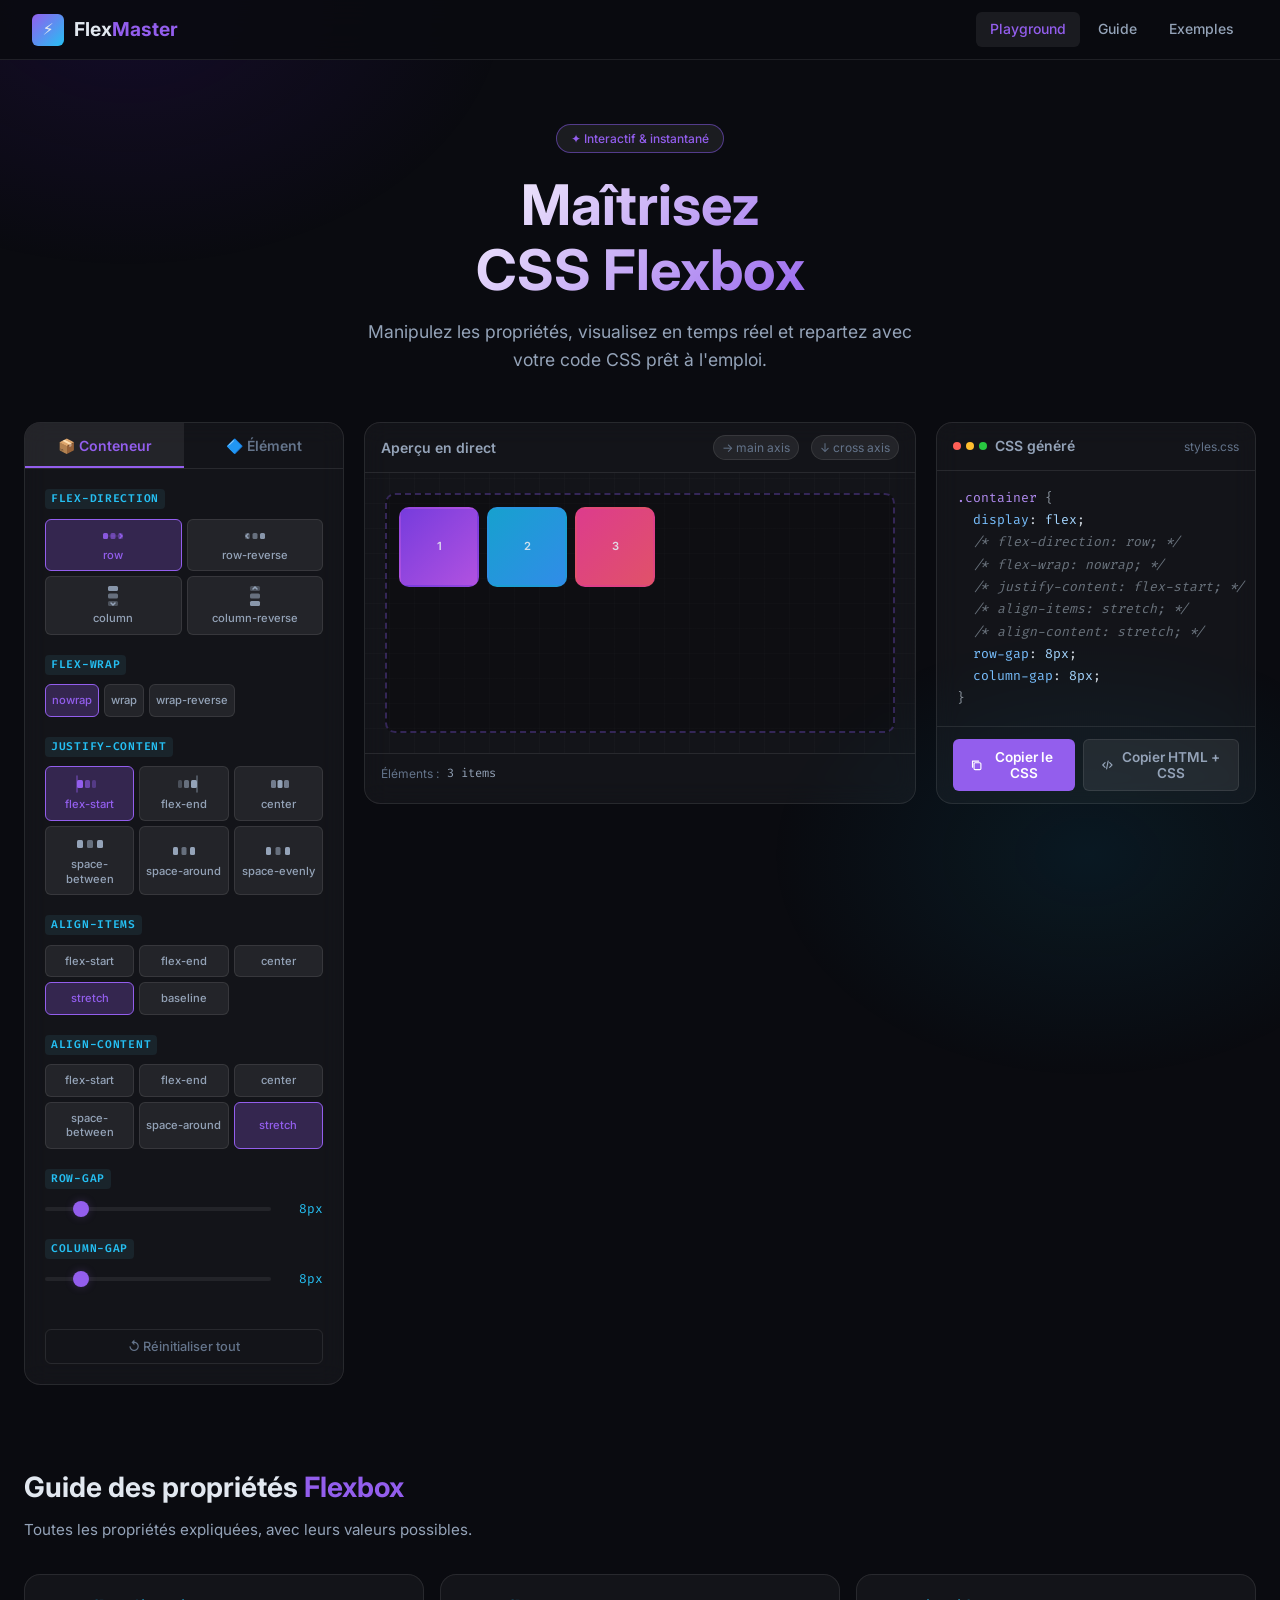
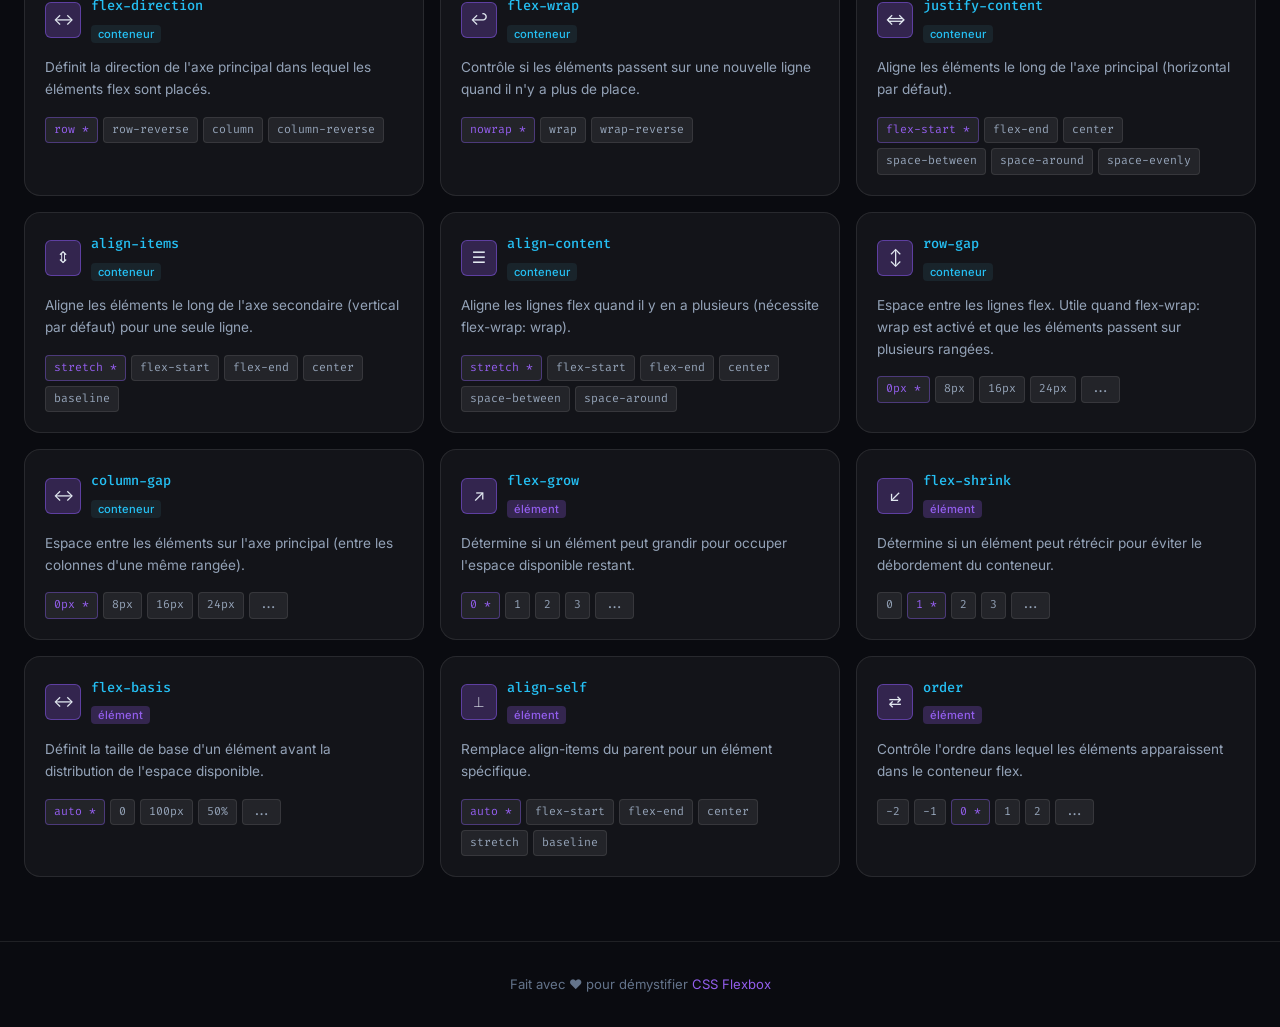
<file: index.html>
<!DOCTYPE html>
<html lang="fr">
<head>
  <meta charset="UTF-8" />
  <meta name="viewport" content="width=device-width, initial-scale=1.0" />
  <title>FlexMaster — Maîtrisez CSS Flexbox</title>
  <meta name="description" content="Explorez et maîtrisez CSS Flexbox avec un playground interactif en temps réel. Générez votre code CSS instantanément." />
  <link rel="preconnect" href="https://fonts.googleapis.com" />
  <link rel="stylesheet" href="https://fonts.googleapis.com/css2?family=Inter:wght@300;400;500;600;700&family=Fira+Code:wght@400;500&display=swap" />
  <link rel="stylesheet" href="style.css" />
</head>
<body>

<!-- HEADER -->
<header>
  <div class="logo">
    <div class="logo-icon">⚡</div>
    <div class="logo-text">Flex<span>Master</span></div>
  </div>
  <nav>
    <a href="#playground" class="active" id="nav-playground">Playground</a>
    <a href="#guide" id="nav-guide">Guide</a>
    <a href="examples.html">Exemples</a>
  </nav>
</header>

<!-- HERO -->
<div class="hero">
  <div class="hero-badge">✦ Interactif &amp; instantané</div>
  <h1>Maîtrisez<br/>CSS Flexbox</h1>
  <p>Manipulez les propriétés, visualisez en temps réel et repartez avec votre code CSS prêt à l'emploi.</p>
</div>

<!-- PLAYGROUND -->
<section id="playground">
  <div class="section-wrapper">
    <div class="playground-grid">

      <!-- LEFT: CONTROLS -->
      <div class="glass-panel" id="controls-panel">
        <div class="tabs-header">
          <button class="tab-btn active" id="tab-container-btn" onclick="switchTab('container')">📦 Conteneur</button>
          <button class="tab-btn" id="tab-item-btn" onclick="switchTab('item')">🔷 Élément</button>
        </div>

        <!-- CONTAINER TAB -->
        <div class="tab-content active" id="tab-container">

          <!-- flex-direction -->
          <div class="ctrl-group">
            <div class="ctrl-label"><code>flex-direction</code></div>
            <div class="radio-grid cols-2">
              <input type="radio" name="flex-direction" id="fd-row" value="row" checked />
              <label for="fd-row">
                <svg width="22" height="16" viewBox="0 0 22 16"><rect x="1" y="5" width="5" height="6" rx="1.5" fill="currentColor" opacity=".9"/><rect x="8.5" y="5" width="5" height="6" rx="1.5" fill="currentColor" opacity=".6"/><rect x="16" y="5" width="5" height="6" rx="1.5" fill="currentColor" opacity=".35"/><path d="M2 8h18" stroke="currentColor" stroke-width="1" opacity=".3"/><path d="M18 6l2 2-2 2" stroke="currentColor" stroke-width="1.5" fill="none" stroke-linecap="round"/></svg>
                row
              </label>
              <input type="radio" name="flex-direction" id="fd-row-reverse" value="row-reverse" />
              <label for="fd-row-reverse">
                <svg width="22" height="16" viewBox="0 0 22 16"><rect x="16" y="5" width="5" height="6" rx="1.5" fill="currentColor" opacity=".9"/><rect x="8.5" y="5" width="5" height="6" rx="1.5" fill="currentColor" opacity=".6"/><rect x="1" y="5" width="5" height="6" rx="1.5" fill="currentColor" opacity=".35"/><path d="M4 6L2 8l2 2" stroke="currentColor" stroke-width="1.5" fill="none" stroke-linecap="round"/></svg>
                row-reverse
              </label>
              <input type="radio" name="flex-direction" id="fd-column" value="column" />
              <label for="fd-column">
                <svg width="16" height="22" viewBox="0 0 16 22"><rect x="3" y="1" width="10" height="5" rx="1.5" fill="currentColor" opacity=".9"/><rect x="3" y="8.5" width="10" height="5" rx="1.5" fill="currentColor" opacity=".6"/><rect x="3" y="16" width="10" height="5" rx="1.5" fill="currentColor" opacity=".35"/><path d="M6 18l2 2 2-2" stroke="currentColor" stroke-width="1.5" fill="none" stroke-linecap="round"/></svg>
                column
              </label>
              <input type="radio" name="flex-direction" id="fd-column-reverse" value="column-reverse" />
              <label for="fd-column-reverse">
                <svg width="16" height="22" viewBox="0 0 16 22"><rect x="3" y="16" width="10" height="5" rx="1.5" fill="currentColor" opacity=".9"/><rect x="3" y="8.5" width="10" height="5" rx="1.5" fill="currentColor" opacity=".6"/><rect x="3" y="1" width="10" height="5" rx="1.5" fill="currentColor" opacity=".35"/><path d="M6 4L8 2l2 2" stroke="currentColor" stroke-width="1.5" fill="none" stroke-linecap="round"/></svg>
                column-reverse
              </label>
            </div>
          </div>

          <!-- flex-wrap -->
          <div class="ctrl-group">
            <div class="ctrl-label"><code>flex-wrap</code></div>
            <div class="radio-grid">
              <input type="radio" name="flex-wrap" id="fw-nowrap" value="nowrap" checked />
              <label for="fw-nowrap">nowrap</label>
              <input type="radio" name="flex-wrap" id="fw-wrap" value="wrap" />
              <label for="fw-wrap">wrap</label>
              <input type="radio" name="flex-wrap" id="fw-wrap-reverse" value="wrap-reverse" />
              <label for="fw-wrap-reverse">wrap-reverse</label>
            </div>
          </div>

          <!-- justify-content -->
          <div class="ctrl-group">
            <div class="ctrl-label"><code>justify-content</code></div>
            <div class="radio-grid cols-3">
              <input type="radio" name="justify-content" id="jc-start" value="flex-start" checked />
              <label for="jc-start">
                <svg width="28" height="18" viewBox="0 0 28 18"><rect x="1" y="5" width="6" height="8" rx="1.5" fill="currentColor"/><rect x="9" y="5" width="5" height="8" rx="1.5" fill="currentColor" opacity=".6"/><rect x="16" y="5" width="4" height="8" rx="1.5" fill="currentColor" opacity=".35"/><line x1="1" y1="1" x2="1" y2="17" stroke="currentColor" stroke-width="1.5" stroke-linecap="round" opacity=".5"/></svg>
                flex-start
              </label>
              <input type="radio" name="justify-content" id="jc-end" value="flex-end" />
              <label for="jc-end">
                <svg width="28" height="18" viewBox="0 0 28 18"><rect x="21" y="5" width="6" height="8" rx="1.5" fill="currentColor"/><rect x="14" y="5" width="5" height="8" rx="1.5" fill="currentColor" opacity=".6"/><rect x="8" y="5" width="4" height="8" rx="1.5" fill="currentColor" opacity=".35"/><line x1="27" y1="1" x2="27" y2="17" stroke="currentColor" stroke-width="1.5" stroke-linecap="round" opacity=".5"/></svg>
                flex-end
              </label>
              <input type="radio" name="justify-content" id="jc-center" value="center" />
              <label for="jc-center">
                <svg width="28" height="18" viewBox="0 0 28 18"><rect x="7" y="5" width="5" height="8" rx="1.5" fill="currentColor" opacity=".7"/><rect x="13.5" y="5" width="5" height="8" rx="1.5" fill="currentColor"/><rect x="20" y="5" width="5" height="8" rx="1.5" fill="currentColor" opacity=".7"/></svg>
                center
              </label>
              <input type="radio" name="justify-content" id="jc-between" value="space-between" />
              <label for="jc-between">
                <svg width="28" height="18" viewBox="0 0 28 18"><rect x="1" y="5" width="6" height="8" rx="1.5" fill="currentColor"/><rect x="11" y="5" width="6" height="8" rx="1.5" fill="currentColor" opacity=".6"/><rect x="21" y="5" width="6" height="8" rx="1.5" fill="currentColor"/></svg>
                space-between
              </label>
              <input type="radio" name="justify-content" id="jc-around" value="space-around" />
              <label for="jc-around">
                <svg width="28" height="18" viewBox="0 0 28 18"><rect x="3" y="5" width="5" height="8" rx="1.5" fill="currentColor"/><rect x="11.5" y="5" width="5" height="8" rx="1.5" fill="currentColor" opacity=".6"/><rect x="20" y="5" width="5" height="8" rx="1.5" fill="currentColor"/></svg>
                space-around
              </label>
              <input type="radio" name="justify-content" id="jc-evenly" value="space-evenly" />
              <label for="jc-evenly">
                <svg width="28" height="18" viewBox="0 0 28 18"><rect x="2" y="5" width="5" height="8" rx="1.5" fill="currentColor"/><rect x="11.5" y="5" width="5" height="8" rx="1.5" fill="currentColor" opacity=".6"/><rect x="21" y="5" width="5" height="8" rx="1.5" fill="currentColor"/></svg>
                space-evenly
              </label>
            </div>
          </div>

          <!-- align-items -->
          <div class="ctrl-group">
            <div class="ctrl-label"><code>align-items</code></div>
            <div class="radio-grid cols-3">
              <input type="radio" name="align-items" id="ai-start" value="flex-start" />
              <label for="ai-start">flex-start</label>
              <input type="radio" name="align-items" id="ai-end" value="flex-end" />
              <label for="ai-end">flex-end</label>
              <input type="radio" name="align-items" id="ai-center" value="center" />
              <label for="ai-center">center</label>
              <input type="radio" name="align-items" id="ai-stretch" value="stretch" checked />
              <label for="ai-stretch">stretch</label>
              <input type="radio" name="align-items" id="ai-baseline" value="baseline" />
              <label for="ai-baseline">baseline</label>
            </div>
          </div>

          <!-- align-content -->
          <div class="ctrl-group">
            <div class="ctrl-label"><code>align-content</code></div>
            <div class="radio-grid cols-3">
              <input type="radio" name="align-content" id="ac-start" value="flex-start" />
              <label for="ac-start">flex-start</label>
              <input type="radio" name="align-content" id="ac-end" value="flex-end" />
              <label for="ac-end">flex-end</label>
              <input type="radio" name="align-content" id="ac-center" value="center" />
              <label for="ac-center">center</label>
              <input type="radio" name="align-content" id="ac-between" value="space-between" />
              <label for="ac-between">space-between</label>
              <input type="radio" name="align-content" id="ac-around" value="space-around" />
              <label for="ac-around">space-around</label>
              <input type="radio" name="align-content" id="ac-stretch" value="stretch" checked />
              <label for="ac-stretch">stretch</label>
            </div>
          </div>

          <!-- row-gap -->
          <div class="ctrl-group">
            <div class="ctrl-label"><code>row-gap</code></div>
            <div class="slider-row">
              <input type="range" id="ctrl-row-gap" min="0" max="60" value="8" />
              <span class="slider-value" id="ctrl-row-gap-val">8px</span>
            </div>
          </div>

          <!-- column-gap -->
          <div class="ctrl-group">
            <div class="ctrl-label"><code>column-gap</code></div>
            <div class="slider-row">
              <input type="range" id="ctrl-col-gap" min="0" max="60" value="8" />
              <span class="slider-value" id="ctrl-col-gap-val">8px</span>
            </div>
          </div>

          <button class="btn-reset" onclick="resetAll()">↺ Réinitialiser tout</button>
        </div>

        <!-- ITEM TAB -->
        <div class="tab-content" id="tab-item">
          <div class="item-actions">
            <button class="btn-icon success" id="btn-add" onclick="addItem()">
              <svg width="14" height="14" viewBox="0 0 14 14" fill="none"><path d="M7 1v12M1 7h12" stroke="currentColor" stroke-width="2" stroke-linecap="round"/></svg>
              Ajouter
            </button>
            <button class="btn-icon danger" id="btn-remove" onclick="removeItem()">
              <svg width="14" height="14" viewBox="0 0 14 14" fill="none"><path d="M1 7h12" stroke="currentColor" stroke-width="2" stroke-linecap="round"/></svg>
              Supprimer
            </button>
          </div>

          <div id="item-controls-wrapper">
            <div class="item-select-hint" id="item-hint">
              <svg width="32" height="32" viewBox="0 0 32 32" fill="none"><rect x="6" y="10" width="8" height="12" rx="2" fill="currentColor"/><rect x="18" y="10" width="8" height="12" rx="2" fill="currentColor" opacity=".4"/><path d="M9 22v4M23 22v4" stroke="currentColor" stroke-width="2" stroke-linecap="round"/></svg>
              Cliquez sur un élément dans l'aperçu pour le sélectionner et modifier ses propriétés individuelles.
            </div>
            <div id="item-controls" style="display:none">
              <div class="ctrl-group">
                <div class="ctrl-label"><code>flex-grow</code></div>
                <div class="slider-row">
                  <input type="range" id="ctrl-grow" min="0" max="5" value="0" step="1" oninput="updateItemProp('flex-grow', this.value)" />
                  <span class="slider-value" id="ctrl-grow-val">0</span>
                </div>
              </div>
              <div class="ctrl-group">
                <div class="ctrl-label"><code>flex-shrink</code></div>
                <div class="slider-row">
                  <input type="range" id="ctrl-shrink" min="0" max="5" value="1" step="1" oninput="updateItemProp('flex-shrink', this.value)" />
                  <span class="slider-value" id="ctrl-shrink-val">1</span>
                </div>
              </div>
              <div class="ctrl-group">
                <div class="ctrl-label"><code>flex-basis</code></div>
                <div class="slider-row">
                  <input type="range" id="ctrl-basis" min="0" max="300" value="0" step="10" oninput="updateItemProp('flex-basis', this.value + 'px')" />
                  <span class="slider-value" id="ctrl-basis-val">auto</span>
                </div>
              </div>
              <div class="ctrl-group">
                <div class="ctrl-label"><code>align-self</code></div>
                <div class="radio-grid cols-3">
                  <input type="radio" name="align-self" id="as-auto" value="auto" checked />
                  <label for="as-auto">auto</label>
                  <input type="radio" name="align-self" id="as-start" value="flex-start" />
                  <label for="as-start">flex-start</label>
                  <input type="radio" name="align-self" id="as-end" value="flex-end" />
                  <label for="as-end">flex-end</label>
                  <input type="radio" name="align-self" id="as-center" value="center" />
                  <label for="as-center">center</label>
                  <input type="radio" name="align-self" id="as-stretch" value="stretch" />
                  <label for="as-stretch">stretch</label>
                </div>
              </div>
              <div class="ctrl-group">
                <div class="ctrl-label"><code>order</code></div>
                <input type="number" class="num-input" id="ctrl-order" value="0" min="-10" max="10" oninput="updateItemProp('order', this.value)" />
              </div>
            </div>
          </div>
        </div>
      </div>

      <!-- RIGHT: PREVIEW + CODE -->
      <div class="preview-panel">
        <!-- Preview -->
        <div class="glass-panel" id="preview-glass">
          <div class="preview-header">
            <h3>Aperçu en direct</h3>
            <div class="preview-meta">
              <span class="axis-badge" id="main-axis-badge">→ main axis</span>
              <span class="axis-badge" id="cross-axis-badge">↓ cross axis</span>
            </div>
          </div>
          <div class="preview-area">
            <div id="flex-preview"></div>
          </div>
          <div style="padding:10px 16px;border-top:1px solid var(--border);display:flex;gap:8px;align-items:center;">
            <span style="font-size:0.75rem;color:var(--text-muted);">Éléments :</span>
            <span style="font-size:0.75rem;color:var(--text-subtle);font-family:var(--font-code)" id="item-count-label">3 items</span>
          </div>
        </div>

        <!-- Code Output -->
        <div class="glass-panel" id="code-glass">
          <div class="code-panel-header">
            <h3>
              <div class="window-dots">
                <div class="dot red"></div>
                <div class="dot yellow"></div>
                <div class="dot green"></div>
              </div>
              CSS généré
            </h3>
            <span style="font-size:0.75rem;color:var(--text-muted);">styles.css</span>
          </div>
          <div class="code-body">
            <pre id="code-output"></pre>
          </div>
          <div class="code-actions">
            <button class="btn-copy" id="btn-copy-css" onclick="copyCss()">
              <svg width="14" height="14" viewBox="0 0 14 14" fill="none"><rect x="4" y="4" width="9" height="9" rx="1.5" stroke="currentColor" stroke-width="1.5"/><path d="M2 10V2h8" stroke="currentColor" stroke-width="1.5" stroke-linecap="round" stroke-linejoin="round"/></svg>
              Copier le CSS
            </button>
            <button class="btn-copy-html" id="btn-copy-html" onclick="copyHtml()">
              <svg width="14" height="14" viewBox="0 0 14 14" fill="none"><path d="M4 4L1 7l3 3M10 4l3 3-3 3M8 2l-2 10" stroke="currentColor" stroke-width="1.5" stroke-linecap="round" stroke-linejoin="round"/></svg>
              Copier HTML + CSS
            </button>
          </div>
        </div>
      </div>

    </div>
  </div>
</section>

<!-- GUIDE -->
<section id="guide" style="padding-top:1rem;">
  <div class="section-wrapper">
    <h2 class="section-title">Guide des propriétés <span>Flexbox</span></h2>
    <p class="section-sub">Toutes les propriétés expliquées, avec leurs valeurs possibles.</p>
    <div class="guide-grid" id="guide-grid"></div>
  </div>
</section>

<!-- FOOTER -->
<footer>
  Fait avec ❤️ pour démystifier <span>CSS Flexbox</span>
</footer>

<div class="toast" id="toast"></div>

<script src="app.js"></script>
</body>
</html>
</file>
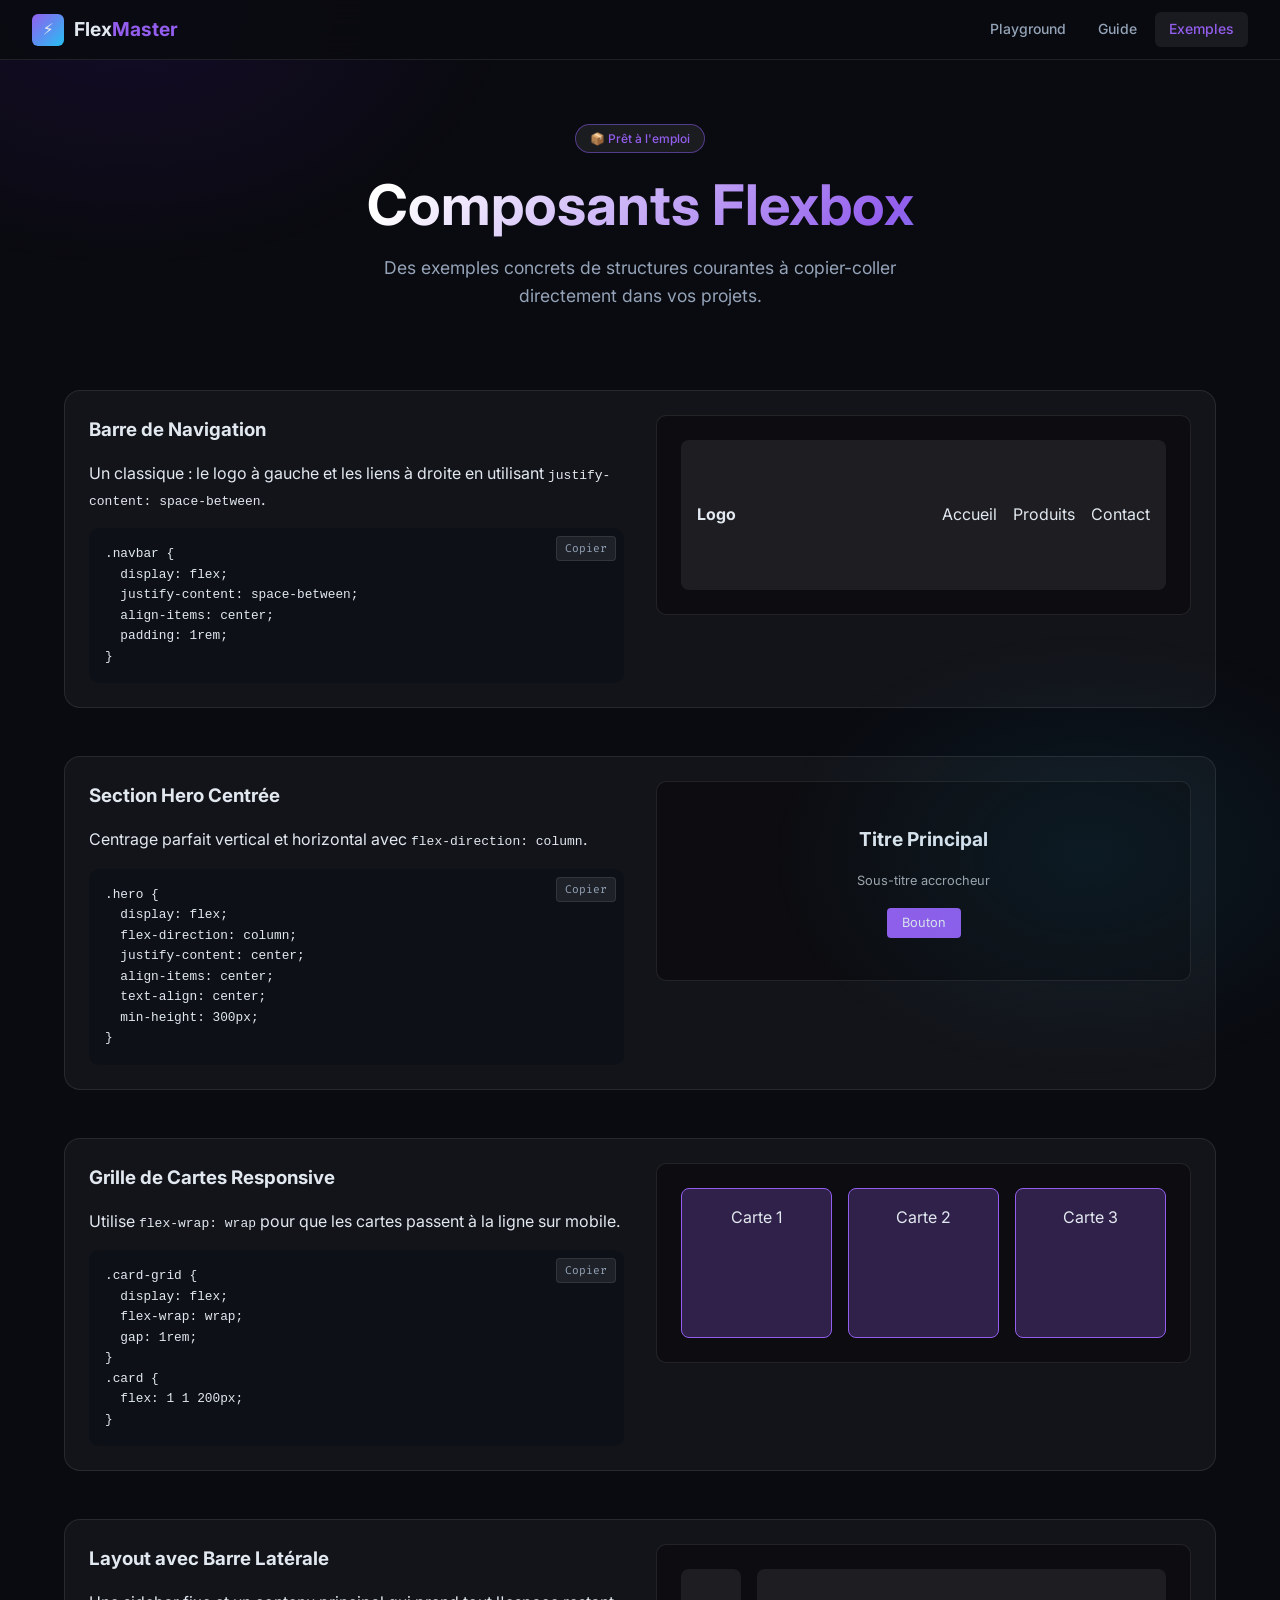
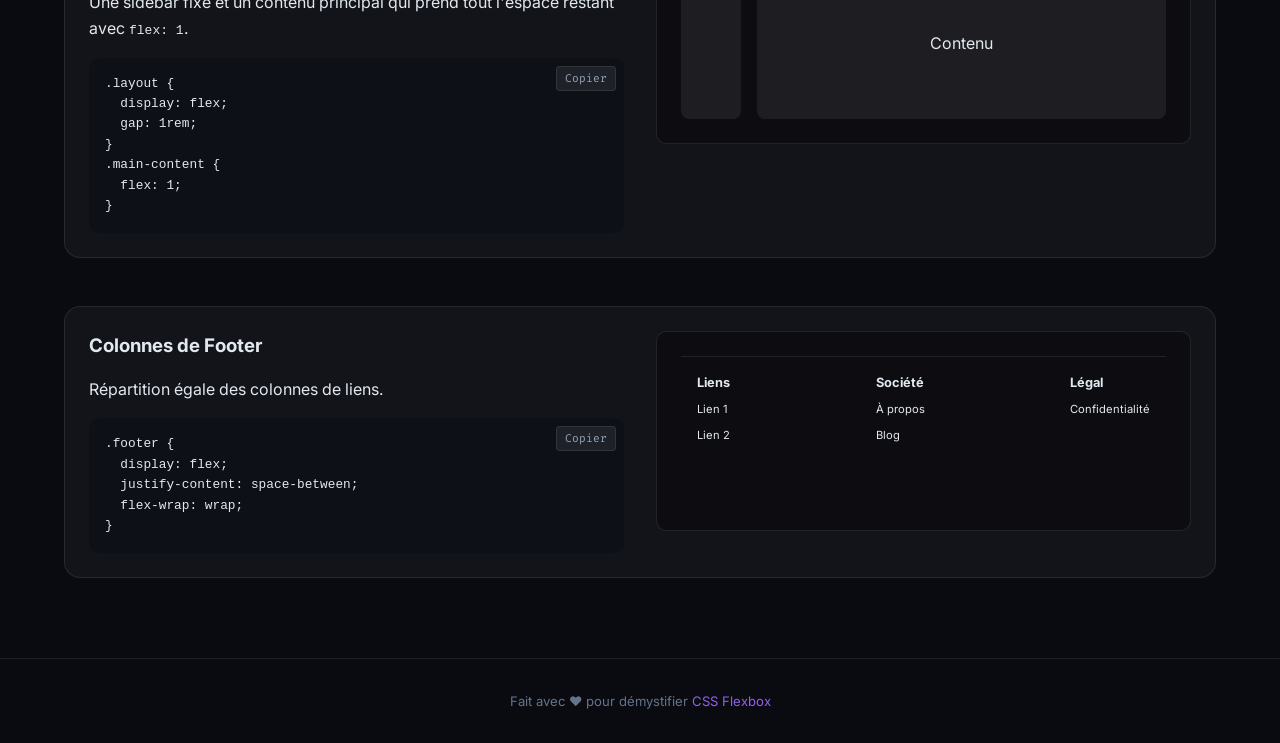
<file: examples.html>
<!DOCTYPE html>
<html lang="fr">
<head>
  <meta charset="UTF-8" />
  <meta name="viewport" content="width=device-width, initial-scale=1.0" />
  <title>FlexMaster — Exemples & Composants</title>
  <link rel="stylesheet" href="style.css" />
  <style>
    /* Specific styles for example visuals to make them look like real components */
    .nav-demo { width: 100%; justify-content: space-between; align-items: center; padding: 0.5rem 1rem; background: var(--bg-elevated); border-radius: 8px; }
    .nav-links { display: flex; gap: 1rem; }
    .card-demo { width: 100%; flex-wrap: wrap; gap: 1rem; justify-content: center; }
    .card { background: var(--primary-glow); border: 1px solid var(--primary); padding: 1rem; border-radius: 8px; flex: 1 1 150px; text-align: center; }
    .hero-demo { width: 100%; flex-direction: column; justify-content: center; align-items: center; text-align: center; gap: 1rem; min-height: 150px; }
    .footer-demo { width: 100%; justify-content: space-between; flex-wrap: wrap; gap: 2rem; padding: 1rem; border-top: 1px solid var(--border); }
    .footer-col { display: flex; flex-direction: column; gap: 0.5rem; }
    .sidebar-demo { width: 100%; gap: 1rem; min-height: 150px; }
    .sidebar { width: 60px; background: var(--bg-elevated); border-radius: 8px; }
    .main-content { flex: 1; background: var(--bg-surface-hover); border-radius: 8px; display: flex; align-items: center; justify-content: center; }
  </style>
</head>
<body>

<header>
  <div class="logo">
    <div class="logo-icon">⚡</div>
    <div class="logo-text">Flex<span>Master</span></div>
  </div>
  <nav>
    <a href="index.html">Playground</a>
    <a href="index.html#guide">Guide</a>
    <a href="examples.html" class="active">Exemples</a>
  </nav>
</header>

<div class="hero">
  <div class="hero-badge">📦 Prêt à l'emploi</div>
  <h1>Composants Flexbox</h1>
  <p>Des exemples concrets de structures courantes à copier-coller directement dans vos projets.</p>
</div>

<div class="examples-container">
  
  <!-- Example 1: Header / Navbar -->
  <div class="example-item">
    <div class="example-info">
      <h3>Barre de Navigation</h3>
      <p>Un classique : le logo à gauche et les liens à droite en utilisant <code>justify-content: space-between</code>.</p>
      <div class="example-code-container">
        <button class="btn-copy-example" onclick="copyExampleCode(this)">Copier</button>
        <pre><code>.navbar {
  display: flex;
  justify-content: space-between;
  align-items: center;
  padding: 1rem;
}</code></pre>
      </div>
    </div>
    <div class="example-visual">
      <div class="nav-demo" style="display: flex;">
        <div style="font-weight: bold;">Logo</div>
        <div class="nav-links">
          <span>Accueil</span>
          <span>Produits</span>
          <span>Contact</span>
        </div>
      </div>
    </div>
  </div>

  <!-- Example 2: Hero Section Centered -->
  <div class="example-item">
    <div class="example-info">
      <h3>Section Hero Centrée</h3>
      <p>Centrage parfait vertical et horizontal avec <code>flex-direction: column</code>.</p>
      <div class="example-code-container">
        <button class="btn-copy-example" onclick="copyExampleCode(this)">Copier</button>
        <pre><code>.hero {
  display: flex;
  flex-direction: column;
  justify-content: center;
  align-items: center;
  text-align: center;
  min-height: 300px;
}</code></pre>
      </div>
    </div>
    <div class="example-visual">
      <div class="hero-demo" style="display: flex;">
        <div style="font-size: 1.2rem; font-weight: bold;">Titre Principal</div>
        <div style="font-size: 0.8rem; opacity: 0.7;">Sous-titre accrocheur</div>
        <div style="background: var(--primary); padding: 5px 15px; border-radius: 4px; font-size: 0.8rem;">Bouton</div>
      </div>
    </div>
  </div>

  <!-- Example 3: Card Grid -->
  <div class="example-item">
    <div class="example-info">
      <h3>Grille de Cartes Responsive</h3>
      <p>Utilise <code>flex-wrap: wrap</code> pour que les cartes passent à la ligne sur mobile.</p>
      <div class="example-code-container">
        <button class="btn-copy-example" onclick="copyExampleCode(this)">Copier</button>
        <pre><code>.card-grid {
  display: flex;
  flex-wrap: wrap;
  gap: 1rem;
}
.card {
  flex: 1 1 200px;
}</code></pre>
      </div>
    </div>
    <div class="example-visual">
      <div class="card-demo" style="display: flex;">
        <div class="card">Carte 1</div>
        <div class="card">Carte 2</div>
        <div class="card">Carte 3</div>
      </div>
    </div>
  </div>

  <!-- Example 4: Sidebar Layout -->
  <div class="example-item">
    <div class="example-info">
      <h3>Layout avec Barre Latérale</h3>
      <p>Une sidebar fixe et un contenu principal qui prend tout l'espace restant avec <code>flex: 1</code>.</p>
      <div class="example-code-container">
        <button class="btn-copy-example" onclick="copyExampleCode(this)">Copier</button>
        <pre><code>.layout {
  display: flex;
  gap: 1rem;
}
.main-content {
  flex: 1;
}</code></pre>
      </div>
    </div>
    <div class="example-visual">
      <div class="sidebar-demo" style="display: flex;">
        <div class="sidebar"></div>
        <div class="main-content">Contenu</div>
      </div>
    </div>
  </div>

  <!-- Example 5: Footer Columns -->
  <div class="example-item">
    <div class="example-info">
      <h3>Colonnes de Footer</h3>
      <p>Répartition égale des colonnes de liens.</p>
      <div class="example-code-container">
        <button class="btn-copy-example" onclick="copyExampleCode(this)">Copier</button>
        <pre><code>.footer {
  display: flex;
  justify-content: space-between;
  flex-wrap: wrap;
}</code></pre>
      </div>
    </div>
    <div class="example-visual">
      <div class="footer-demo" style="display: flex;">
        <div class="footer-col">
          <div style="font-weight: bold; font-size: 0.8rem;">Liens</div>
          <div style="font-size: 0.7rem;">Lien 1</div>
          <div style="font-size: 0.7rem;">Lien 2</div>
        </div>
        <div class="footer-col">
          <div style="font-weight: bold; font-size: 0.8rem;">Société</div>
          <div style="font-size: 0.7rem;">À propos</div>
          <div style="font-size: 0.7rem;">Blog</div>
        </div>
        <div class="footer-col">
          <div style="font-weight: bold; font-size: 0.8rem;">Légal</div>
          <div style="font-size: 0.7rem;">Confidentialité</div>
        </div>
      </div>
    </div>
  </div>

</div>

<footer>
  Fait avec ❤️ pour démystifier <span>CSS Flexbox</span>
</footer>

<div class="toast" id="toast"></div>

<script>
  function copyExampleCode(btn) {
    const code = btn.nextElementSibling.innerText;
    navigator.clipboard.writeText(code).then(() => {
      const originalText = btn.innerText;
      btn.innerText = 'Copié !';
      btn.style.color = 'var(--success)';
      showToast('Code copié !');
      setTimeout(() => {
        btn.innerText = originalText;
        btn.style.color = '';
      }, 2000);
    });
  }

  function showToast(msg) {
    const t = document.getElementById('toast');
    t.textContent = msg;
    t.classList.add('show');
    setTimeout(() => t.classList.remove('show'), 2500);
  }
</script>
</body>
</html>
</file>
<file: style.css>
/* ===== GOOGLE FONTS ===== */
@import url('https://fonts.googleapis.com/css2?family=Inter:wght@300;400;500;600;700&family=Fira+Code:wght@400;500&display=swap');

/* ===== TOKENS ===== */
:root {
  --bg-base: #0a0b10;
  --bg-surface: rgba(255,255,255,0.04);
  --bg-surface-hover: rgba(255,255,255,0.07);
  --bg-elevated: rgba(255,255,255,0.07);
  --border: rgba(255,255,255,0.09);
  --border-active: rgba(139,92,246,0.5);
  --primary: hsl(262, 80%, 65%);
  --primary-glow: hsla(262,80%,65%,0.25);
  --primary-dark: hsl(262, 70%, 50%);
  --secondary: hsl(195, 90%, 55%);
  --secondary-glow: hsla(195,90%,55%,0.2);
  --text: #e2e8f0;
  --text-muted: #64748b;
  --text-subtle: #94a3b8;
  --success: hsl(142,70%,55%);
  --radius-sm: 6px;
  --radius-md: 10px;
  --radius-lg: 16px;
  --radius-xl: 20px;
  --shadow-sm: 0 2px 8px rgba(0,0,0,0.3);
  --shadow-md: 0 4px 24px rgba(0,0,0,0.4);
  --shadow-glow: 0 0 30px var(--primary-glow);
  --transition: 180ms cubic-bezier(0.4,0,0.2,1);
  --font-ui: 'Inter', system-ui, sans-serif;
  --font-code: 'Fira Code', monospace;
}

/* ===== RESET ===== */
*, *::before, *::after { box-sizing: border-box; margin: 0; padding: 0; }
html { scroll-behavior: smooth; }
body {
  font-family: var(--font-ui);
  background: var(--bg-base);
  color: var(--text);
  line-height: 1.6;
  min-height: 100vh;
  overflow-x: hidden;
}
button { cursor: pointer; font-family: inherit; }
input, select { font-family: inherit; }
a { text-decoration: none; color: inherit; }

/* ===== BACKGROUND DECORATION ===== */
body::before {
  content: '';
  position: fixed;
  top: -30%;
  left: -20%;
  width: 60%;
  height: 60%;
  background: radial-gradient(ellipse, hsla(262,80%,40%,0.15) 0%, transparent 70%);
  pointer-events: none;
  z-index: 0;
}
body::after {
  content: '';
  position: fixed;
  bottom: -20%;
  right: -10%;
  width: 50%;
  height: 50%;
  background: radial-gradient(ellipse, hsla(195,90%,35%,0.12) 0%, transparent 70%);
  pointer-events: none;
  z-index: 0;
}

/* ===== HEADER ===== */
header {
  position: sticky;
  top: 0;
  z-index: 100;
  background: rgba(10,11,16,0.85);
  backdrop-filter: blur(20px);
  -webkit-backdrop-filter: blur(20px);
  border-bottom: 1px solid var(--border);
  padding: 0 2rem;
  height: 60px;
  display: flex;
  align-items: center;
  justify-content: space-between;
}
.logo {
  display: flex;
  align-items: center;
  gap: 10px;
  font-weight: 700;
  font-size: 1.2rem;
}
.logo-icon {
  width: 32px;
  height: 32px;
  background: linear-gradient(135deg, var(--primary), var(--secondary));
  border-radius: var(--radius-sm);
  display: flex;
  align-items: center;
  justify-content: center;
  font-size: 16px;
}
.logo-text span { color: var(--primary); }
nav {
  display: flex;
  gap: 0.25rem;
}
nav a {
  padding: 6px 14px;
  border-radius: var(--radius-sm);
  font-size: 0.875rem;
  font-weight: 500;
  color: var(--text-subtle);
  transition: all var(--transition);
}
nav a:hover, nav a.active {
  color: var(--text);
  background: var(--bg-elevated);
}
nav a.active { color: var(--primary); }

/* ===== HERO ===== */
.hero {
  position: relative;
  z-index: 1;
  text-align: center;
  padding: 4rem 2rem 3rem;
}
.hero-badge {
  display: inline-flex;
  align-items: center;
  gap: 6px;
  background: var(--bg-elevated);
  border: 1px solid var(--border-active);
  border-radius: 999px;
  padding: 4px 14px;
  font-size: 0.75rem;
  color: var(--primary);
  font-weight: 500;
  margin-bottom: 1.25rem;
}
.hero h1 {
  font-size: clamp(2rem, 5vw, 3.5rem);
  font-weight: 700;
  line-height: 1.15;
  margin-bottom: 1rem;
  background: linear-gradient(135deg, #fff 30%, var(--primary) 70%, var(--secondary));
  -webkit-background-clip: text;
  -webkit-text-fill-color: transparent;
  background-clip: text;
}
.hero p {
  font-size: 1.1rem;
  color: var(--text-subtle);
  max-width: 560px;
  margin: 0 auto;
}

/* ===== SECTION WRAPPER ===== */
.section-wrapper {
  position: relative;
  z-index: 1;
  max-width: 1400px;
  margin: 0 auto;
  padding: 0 1.5rem 4rem;
}
.section-title {
  font-size: 1.75rem;
  font-weight: 700;
  margin-bottom: 0.5rem;
}
.section-title span { color: var(--primary); }
.section-sub {
  color: var(--text-subtle);
  margin-bottom: 2rem;
  font-size: 0.95rem;
}

/* ===== PLAYGROUND LAYOUT ===== */
.playground-grid {
  display: grid;
  grid-template-columns: 320px 1fr;
  gap: 1.25rem;
  align-items: start;
}

/* ===== GLASS PANEL ===== */
.glass-panel {
  background: var(--bg-surface);
  border: 1px solid var(--border);
  border-radius: var(--radius-lg);
  backdrop-filter: blur(12px);
  -webkit-backdrop-filter: blur(12px);
  overflow: hidden;
}

/* ===== TABS ===== */
.tabs-header {
  display: grid;
  grid-template-columns: 1fr 1fr;
  border-bottom: 1px solid var(--border);
}
.tab-btn {
  background: none;
  border: none;
  padding: 14px;
  font-size: 0.875rem;
  font-weight: 600;
  color: var(--text-muted);
  transition: all var(--transition);
  position: relative;
}
.tab-btn.active {
  color: var(--primary);
  background: var(--bg-elevated);
}
.tab-btn.active::after {
  content: '';
  position: absolute;
  bottom: 0;
  left: 0;
  right: 0;
  height: 2px;
  background: var(--primary);
}
.tab-content { display: none; padding: 1.25rem; }
.tab-content.active { display: block; }

/* ===== CONTROL GROUP ===== */
.ctrl-group {
  margin-bottom: 1.25rem;
}
.ctrl-group:last-child { margin-bottom: 0; }
.ctrl-label {
  display: flex;
  align-items: center;
  gap: 6px;
  font-size: 0.75rem;
  font-weight: 600;
  color: var(--text-subtle);
  text-transform: uppercase;
  letter-spacing: 0.06em;
  margin-bottom: 0.6rem;
}
.ctrl-label code {
  font-family: var(--font-code);
  font-size: 0.7rem;
  color: var(--secondary);
  background: rgba(100,220,255,0.08);
  padding: 1px 6px;
  border-radius: 4px;
}

/* ===== RADIO BUTTONS (visual) ===== */
.radio-grid {
  display: flex;
  flex-wrap: wrap;
  gap: 5px;
}
.radio-grid.cols-2 { display: grid; grid-template-columns: 1fr 1fr; }
.radio-grid.cols-3 { display: grid; grid-template-columns: 1fr 1fr 1fr; }

.radio-grid input[type="radio"] { display: none; }
.radio-grid label {
  display: flex;
  flex-direction: column;
  align-items: center;
  justify-content: center;
  gap: 4px;
  padding: 8px 6px;
  background: var(--bg-elevated);
  border: 1px solid var(--border);
  border-radius: var(--radius-sm);
  cursor: pointer;
  font-size: 0.7rem;
  font-weight: 500;
  color: var(--text-subtle);
  transition: all var(--transition);
  min-width: 0;
  text-align: center;
  line-height: 1.3;
}
.radio-grid label:hover { border-color: var(--border-active); color: var(--text); }
.radio-grid input[type="radio"]:checked + label {
  background: var(--primary-glow);
  border-color: var(--primary);
  color: var(--primary);
}
.radio-grid label svg { flex-shrink: 0; }

/* ===== SLIDER ===== */
.slider-row {
  display: flex;
  align-items: center;
  gap: 10px;
}
.slider-row input[type="range"] {
  flex: 1;
  appearance: none;
  -webkit-appearance: none;
  height: 4px;
  border-radius: 2px;
  background: var(--bg-elevated);
  outline: none;
  cursor: pointer;
}
.slider-row input[type="range"]::-webkit-slider-thumb {
  -webkit-appearance: none;
  width: 16px;
  height: 16px;
  border-radius: 50%;
  background: var(--primary);
  box-shadow: 0 0 8px var(--primary-glow);
  cursor: pointer;
  transition: transform var(--transition);
}
.slider-row input[type="range"]::-webkit-slider-thumb:hover { transform: scale(1.2); }
.slider-value {
  font-family: var(--font-code);
  font-size: 0.8rem;
  color: var(--secondary);
  min-width: 42px;
  text-align: right;
}

/* ===== NUMBER INPUT ===== */
.num-input {
  width: 100%;
  padding: 7px 10px;
  background: var(--bg-elevated);
  border: 1px solid var(--border);
  border-radius: var(--radius-sm);
  color: var(--text);
  font-size: 0.875rem;
  transition: border-color var(--transition);
  outline: none;
}
.num-input:focus { border-color: var(--border-active); }

/* ===== ITEM ACTIONS ===== */
.item-actions {
  display: flex;
  gap: 8px;
  margin-bottom: 1.25rem;
  padding-bottom: 1.25rem;
  border-bottom: 1px solid var(--border);
}
.btn-icon {
  flex: 1;
  display: flex;
  align-items: center;
  justify-content: center;
  gap: 6px;
  padding: 9px;
  border-radius: var(--radius-sm);
  border: 1px solid var(--border);
  background: var(--bg-elevated);
  color: var(--text-subtle);
  font-size: 0.8rem;
  font-weight: 500;
  transition: all var(--transition);
}
.btn-icon:hover { border-color: var(--border-active); color: var(--text); background: var(--bg-surface-hover); }
.btn-icon.danger:hover { border-color: rgba(239,68,68,0.5); color: #ef4444; background: rgba(239,68,68,0.08); }
.btn-icon.success:hover { border-color: rgba(34,197,94,0.5); color: var(--success); background: rgba(34,197,94,0.08); }

/* ===== ITEM SELECT HINT ===== */
.item-select-hint {
  text-align: center;
  padding: 1.5rem 1rem;
  color: var(--text-muted);
  font-size: 0.85rem;
  border: 1px dashed var(--border);
  border-radius: var(--radius-md);
}
.item-select-hint svg { display: block; margin: 0 auto 8px; opacity: 0.4; }

/* ===== RESET BTN ===== */
.btn-reset {
  width: 100%;
  padding: 9px;
  margin-top: 1.25rem;
  background: none;
  border: 1px solid var(--border);
  border-radius: var(--radius-sm);
  color: var(--text-muted);
  font-size: 0.8rem;
  font-weight: 500;
  transition: all var(--transition);
}
.btn-reset:hover { border-color: rgba(239,68,68,0.4); color: #ef4444; }

/* ===== PREVIEW PANEL ===== */
.preview-panel {
  display: flex;
  flex-direction: row;
  gap: 1.25rem;
  align-items: stretch;
}
#preview-glass {
  flex: 1;
  min-width: 0;
  display: flex;
  flex-direction: column;
}
#code-glass {
  width: 320px;
  flex-shrink: 0;
  display: flex;
  flex-direction: column;
}
.preview-header {
  display: flex;
  align-items: center;
  justify-content: space-between;
  padding: 12px 16px;
  border-bottom: 1px solid var(--border);
}
.preview-header h3 {
  font-size: 0.875rem;
  font-weight: 600;
  color: var(--text-subtle);
}
.preview-meta {
  display: flex;
  gap: 12px;
  font-size: 0.75rem;
  color: var(--text-muted);
}
.axis-badge {
  display: inline-flex;
  align-items: center;
  gap: 4px;
  padding: 2px 8px;
  background: var(--bg-elevated);
  border-radius: 999px;
  border: 1px solid var(--border);
}

/* ===== FLEX PREVIEW AREA ===== */
.preview-area {
  min-height: 280px;
  padding: 20px;
  position: relative;
  display: flex;
  align-items: stretch;
  background: repeating-linear-gradient(
    0deg,
    transparent,
    transparent 24px,
    rgba(255,255,255,0.015) 24px,
    rgba(255,255,255,0.015) 25px
  ),
  repeating-linear-gradient(
    90deg,
    transparent,
    transparent 24px,
    rgba(255,255,255,0.015) 24px,
    rgba(255,255,255,0.015) 25px
  );
}

#flex-preview {
  display: flex;
  flex-direction: row;
  flex-wrap: nowrap;
  justify-content: flex-start;
  align-items: stretch;
  gap: 8px;
  width: 100%;
  min-height: 200px;
  padding: 12px;
  background: rgba(0,0,0,0.25);
  border: 2px dashed rgba(139,92,246,0.3);
  border-radius: var(--radius-md);
  transition: all var(--transition);
  position: relative;
}

/* ===== FLEX ITEMS ===== */
.flex-item {
  display: flex;
  align-items: center;
  justify-content: center;
  min-width: 60px;
  min-height: 60px;
  width: 80px;
  height: 80px;
  border-radius: var(--radius-md);
  font-weight: 700;
  font-size: 1rem;
  cursor: pointer;
  position: relative;
  transition: all 0.25s cubic-bezier(0.4,0,0.2,1);
  border: 2px solid transparent;
  user-select: none;
  flex-shrink: 1;
}
.flex-item:hover { transform: scale(1.05); filter: brightness(1.15); }
.flex-item.selected {
  border-color: #fff;
  box-shadow: 0 0 0 3px rgba(255,255,255,0.3), 0 8px 24px rgba(0,0,0,0.4);
  transform: scale(1.08);
  z-index: 1;
}
.flex-item .item-label {
  font-size: 0.7rem;
  font-weight: 600;
  opacity: 0.9;
}

/* ===== ITEM COLORS ===== */
.flex-item:nth-child(1) { background: linear-gradient(135deg, hsl(262,70%,55%), hsl(280,70%,60%)); }
.flex-item:nth-child(2) { background: linear-gradient(135deg, hsl(195,80%,45%), hsl(210,80%,55%)); }
.flex-item:nth-child(3) { background: linear-gradient(135deg, hsl(330,70%,55%), hsl(350,70%,60%)); }
.flex-item:nth-child(4) { background: linear-gradient(135deg, hsl(32,80%,52%), hsl(45,80%,55%)); }
.flex-item:nth-child(5) { background: linear-gradient(135deg, hsl(142,60%,42%), hsl(160,60%,47%)); }
.flex-item:nth-child(6) { background: linear-gradient(135deg, hsl(0,70%,55%), hsl(15,70%,58%)); }
.flex-item:nth-child(7) { background: linear-gradient(135deg, hsl(55,75%,48%), hsl(70,75%,50%)); }
.flex-item:nth-child(8) { background: linear-gradient(135deg, hsl(230,70%,60%), hsl(250,70%,65%)); }

/* ===== CODE PANEL ===== */
.code-panel-header {
  display: flex;
  align-items: center;
  justify-content: space-between;
  padding: 12px 16px;
  border-bottom: 1px solid var(--border);
}
.code-panel-header h3 {
  font-size: 0.875rem;
  font-weight: 600;
  color: var(--text-subtle);
  display: flex;
  align-items: center;
  gap: 8px;
}
.dot { width: 8px; height: 8px; border-radius: 50%; }
.dot.red { background: #ff5f57; }
.dot.yellow { background: #ffbd2e; }
.dot.green { background: #28c840; }
.window-dots { display: flex; gap: 5px; }

.code-body {
  flex: 1;
  padding: 1rem 1.25rem;
  overflow-y: auto;
  overflow-x: auto;
  max-height: 420px;
}
.code-body pre {
  font-family: var(--font-code);
  font-size: 0.82rem;
  line-height: 1.7;
  color: #c9d1d9;
  white-space: pre;
}
/* syntax highlight */
.tok-prop { color: #79c0ff; }
.tok-val { color: #a5d6ff; }
.tok-selector { color: hsl(262,80%,75%); }
.tok-brace { color: #8b949e; }
.tok-comment { color: #6a737d; font-style: italic; }

.code-actions {
  padding: 12px 16px;
  border-top: 1px solid var(--border);
  display: flex;
  gap: 8px;
}
.btn-copy {
  display: flex;
  align-items: center;
  gap: 8px;
  padding: 9px 18px;
  background: var(--primary);
  border: none;
  border-radius: var(--radius-sm);
  color: #fff;
  font-size: 0.85rem;
  font-weight: 600;
  transition: all var(--transition);
}
.btn-copy:hover { background: var(--primary-dark); transform: translateY(-1px); box-shadow: 0 4px 16px var(--primary-glow); }
.btn-copy.copied { background: var(--success); }
.btn-copy-html {
  display: flex;
  align-items: center;
  gap: 8px;
  padding: 9px 18px;
  background: var(--bg-elevated);
  border: 1px solid var(--border);
  border-radius: var(--radius-sm);
  color: var(--text-subtle);
  font-size: 0.85rem;
  font-weight: 600;
  transition: all var(--transition);
}
.btn-copy-html:hover { border-color: var(--border-active); color: var(--text); }

/* ===== GUIDE SECTION ===== */
#guide { padding-top: 2rem; }
.guide-grid {
  display: grid;
  grid-template-columns: repeat(auto-fill, minmax(300px, 1fr));
  gap: 1rem;
}
.guide-card {
  background: var(--bg-surface);
  border: 1px solid var(--border);
  border-radius: var(--radius-lg);
  padding: 1.25rem;
  transition: all var(--transition);
}
.guide-card:hover { border-color: var(--border-active); transform: translateY(-2px); box-shadow: var(--shadow-md); }
.guide-card-header {
  display: flex;
  align-items: center;
  gap: 10px;
  margin-bottom: 0.75rem;
}
.guide-card-icon {
  width: 36px;
  height: 36px;
  border-radius: var(--radius-sm);
  background: var(--primary-glow);
  border: 1px solid var(--border-active);
  display: flex;
  align-items: center;
  justify-content: center;
}
.guide-card-title {
  font-family: var(--font-code);
  font-size: 0.85rem;
  color: var(--secondary);
  font-weight: 500;
}
.guide-card-desc {
  font-size: 0.85rem;
  color: var(--text-subtle);
  margin-bottom: 1rem;
  line-height: 1.6;
}
.guide-values {
  display: flex;
  flex-wrap: wrap;
  gap: 5px;
}
.guide-tag {
  font-family: var(--font-code);
  font-size: 0.72rem;
  padding: 3px 8px;
  background: var(--bg-elevated);
  border: 1px solid var(--border);
  border-radius: 4px;
  color: var(--text-subtle);
}
.guide-tag.default {
  border-color: rgba(139,92,246,0.4);
  color: var(--primary);
}

/* ===== MINI PREVIEW ===== */
.mini-preview {
  height: 60px;
  background: rgba(0,0,0,0.25);
  border-radius: var(--radius-sm);
  border: 1px solid var(--border);
  display: flex;
  align-items: center;
  justify-content: center;
  padding: 8px;
  margin-bottom: 0.75rem;
  gap: 4px;
  overflow: hidden;
}
.mini-box {
  width: 20px;
  height: 28px;
  border-radius: 4px;
  flex-shrink: 0;
}
.mini-box:nth-child(1) { background: hsl(262,70%,55%); }
.mini-box:nth-child(2) { background: hsl(195,80%,45%); }
.mini-box:nth-child(3) { background: hsl(330,70%,55%); }

/* ===== EXAMPLES SECTION ===== */
.examples-grid {
  display: grid;
  grid-template-columns: repeat(auto-fill, minmax(280px, 1fr));
  gap: 1rem;
}
.example-card {
  background: var(--bg-surface);
  border: 1px solid var(--border);
  border-radius: var(--radius-lg);
  overflow: hidden;
  transition: all var(--transition);
}
.example-card:hover { border-color: var(--border-active); transform: translateY(-2px); box-shadow: var(--shadow-md); }
.example-preview {
  height: 130px;
  background: rgba(0,0,0,0.3);
  padding: 12px;
  position: relative;
}
.example-flex {
  display: flex;
  width: 100%;
  height: 100%;
  gap: 6px;
}
.example-box {
  border-radius: 6px;
  flex-shrink: 0;
}
.example-card-body {
  padding: 1rem;
  border-top: 1px solid var(--border);
}
.example-card-title {
  font-weight: 600;
  font-size: 0.9rem;
  margin-bottom: 4px;
}
.example-card-desc {
  font-size: 0.8rem;
  color: var(--text-muted);
  margin-bottom: 0.75rem;
}
.btn-load-example {
  width: 100%;
  padding: 8px;
  background: var(--bg-elevated);
  border: 1px solid var(--border);
  border-radius: var(--radius-sm);
  color: var(--text-subtle);
  font-size: 0.8rem;
  font-weight: 600;
  transition: all var(--transition);
}
.btn-load-example:hover {
  background: var(--primary-glow);
  border-color: var(--primary);
  color: var(--primary);
}

/* ===== FOOTER ===== */
footer {
  position: relative;
  z-index: 1;
  text-align: center;
  padding: 2rem;
  border-top: 1px solid var(--border);
  color: var(--text-muted);
  font-size: 0.82rem;
}
footer span { color: var(--primary); }

/* ===== SCROLLBAR ===== */
::-webkit-scrollbar { width: 6px; height: 6px; }
::-webkit-scrollbar-track { background: transparent; }
::-webkit-scrollbar-thumb { background: rgba(255,255,255,0.1); border-radius: 3px; }
::-webkit-scrollbar-thumb:hover { background: rgba(255,255,255,0.2); }

/* ===== TOAST ===== */
.toast {
  position: fixed;
  bottom: 24px;
  right: 24px;
  background: var(--bg-elevated);
  border: 1px solid var(--border-active);
  border-radius: var(--radius-md);
  padding: 12px 20px;
  font-size: 0.875rem;
  font-weight: 500;
  color: var(--primary);
  z-index: 9999;
  transform: translateY(100px);
  opacity: 0;
  transition: all 0.3s cubic-bezier(0.4,0,0.2,1);
  box-shadow: var(--shadow-md);
}
.toast.show { transform: translateY(0); opacity: 1; }

/* ===== RESPONSIVE ===== */
@media (max-width: 900px) {
  .playground-grid { grid-template-columns: 1fr; }
  .preview-panel { flex-direction: column; }
  #code-glass { width: 100%; }
  .preview-area { min-height: 200px; }
}
/* ===== EXAMPLES PAGE ===== */
.examples-container {
  max-width: 1200px;
  margin: 0 auto;
  padding: 2rem 1.5rem;
}
.example-section {
  margin-bottom: 4rem;
}
.example-header {
  margin-bottom: 1.5rem;
  border-bottom: 1px solid var(--border);
  padding-bottom: 0.5rem;
}
.example-item {
  display: grid;
  grid-template-columns: 1fr 1fr;
  gap: 2rem;
  margin-bottom: 3rem;
  background: var(--bg-surface);
  border: 1px solid var(--border);
  border-radius: var(--radius-lg);
  padding: 1.5rem;
  align-items: start;
}
.example-visual {
  background: rgba(0,0,0,0.3);
  border-radius: var(--radius-md);
  padding: 1.5rem;
  min-height: 200px;
  display: flex; /* This is where the flex magic happens */
  border: 1px solid var(--border);
}
.example-info {
  display: flex;
  flex-direction: column;
  gap: 1rem;
}
.example-code-container {
  position: relative;
  background: #0d1117;
  border-radius: var(--radius-md);
  padding: 1rem;
  font-family: var(--font-code);
  font-size: 0.8rem;
  overflow-x: auto;
}
.btn-copy-example {
  position: absolute;
  top: 0.5rem;
  right: 0.5rem;
  padding: 4px 8px;
  background: var(--bg-elevated);
  border: 1px solid var(--border);
  border-radius: 4px;
  color: var(--text-subtle);
  font-size: 0.7rem;
  cursor: pointer;
}
.btn-copy-example:hover {
  border-color: var(--primary);
  color: var(--primary);
}

@media (max-width: 900px) {
  .example-item {
    grid-template-columns: 1fr;
  }
}

@media (max-width: 600px) {
  header { padding: 0 1rem; }
  nav a span { display: none; }
  .hero { padding: 2.5rem 1rem 2rem; }
  .section-wrapper { padding: 0 1rem 3rem; }
  .radio-grid.cols-3 { grid-template-columns: 1fr 1fr; }
}
</file>
